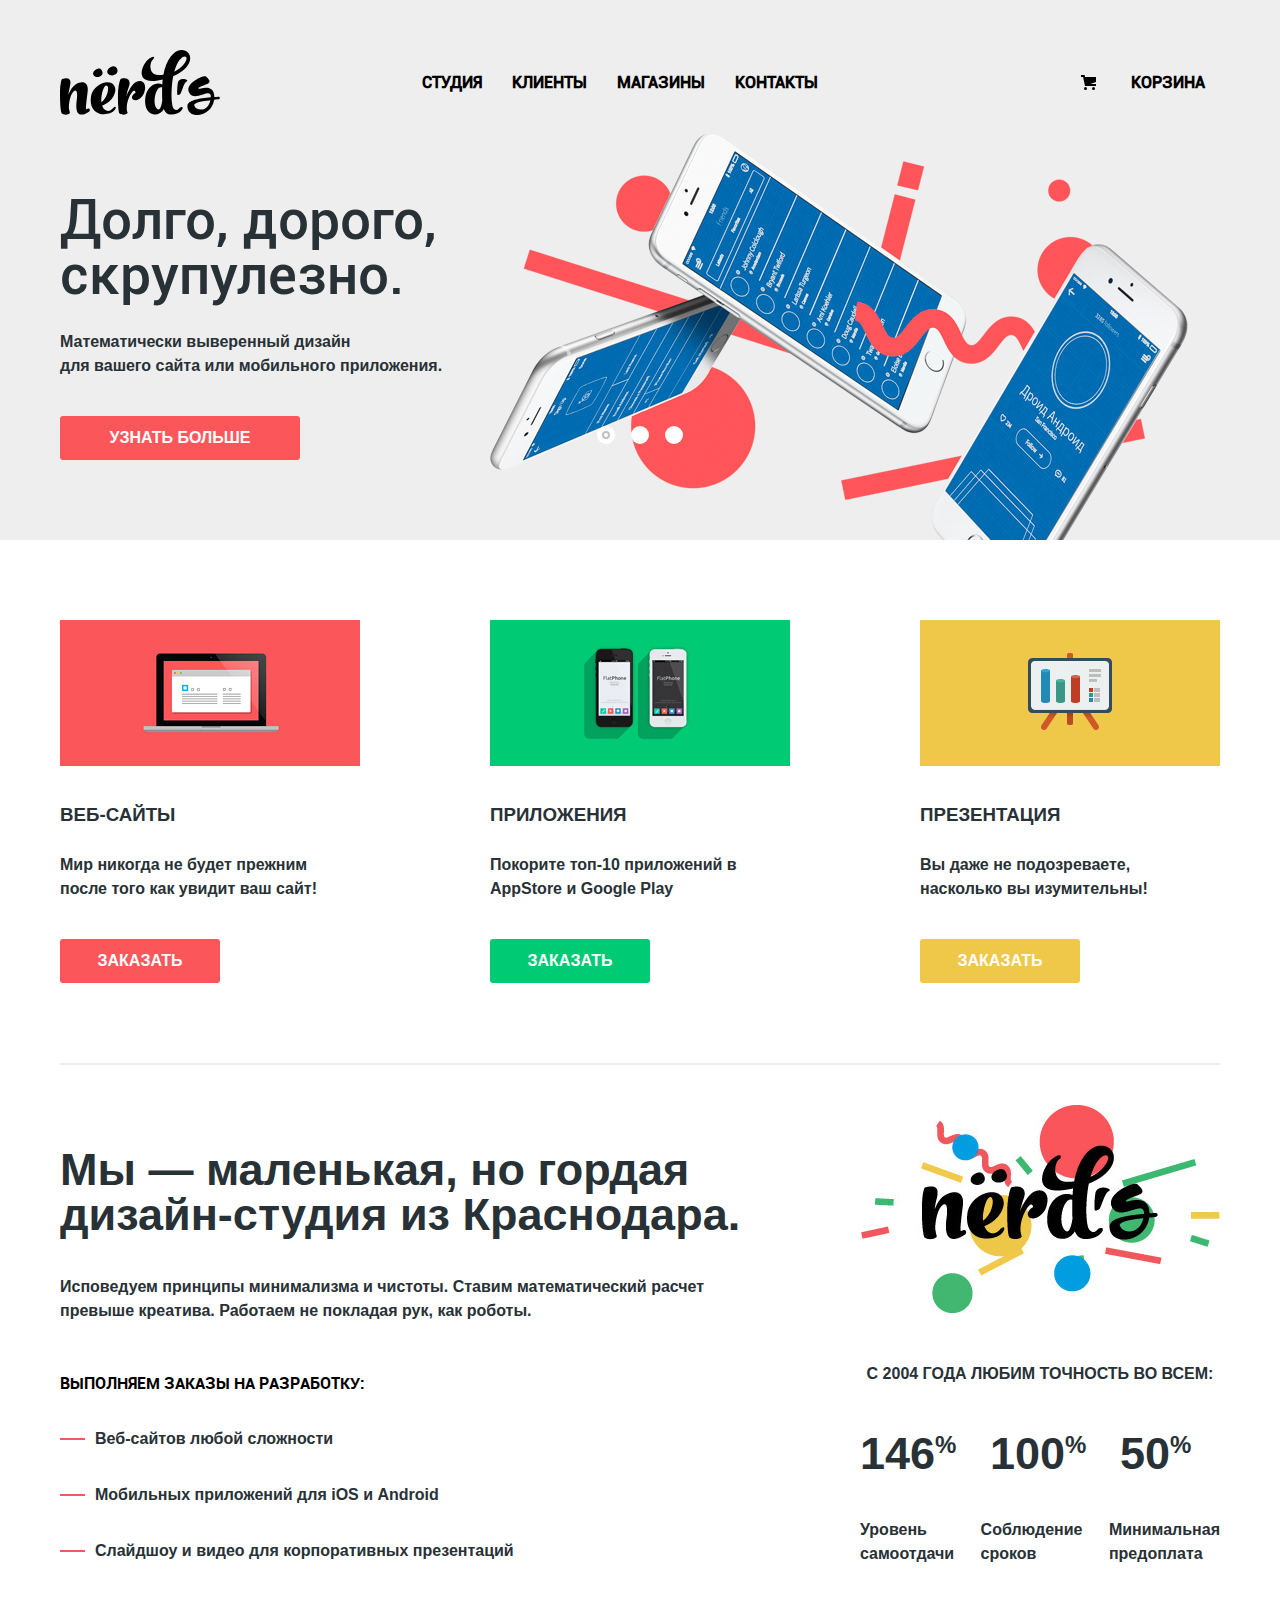
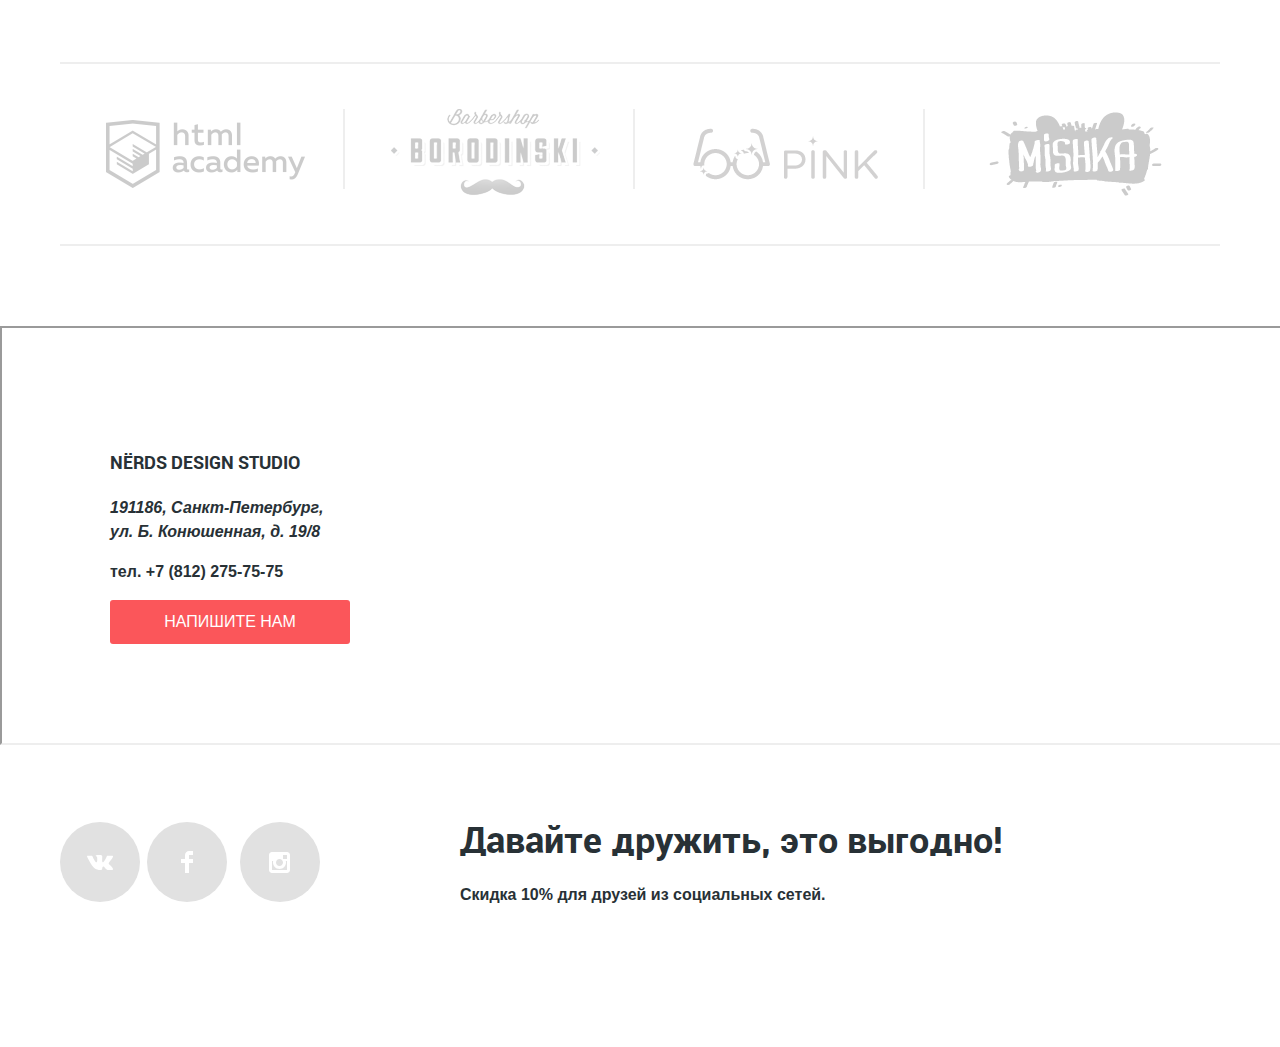
<file: index.html>
<!DOCTYPE html>
<html lang="ru">
<head>
	<meta charset="UTF-8">
	<title>Дизайн-студия Nerds</title>
	<!-- <link href="https://fonts.googleapis.com/css?family=Roboto+Condensed:300,300i,400,700&display=swap" rel="stylesheet"> -->
	<link rel="stylesheet" href="css/fonts.css">
	<link rel="stylesheet" href="css/normalize.css">
	<link rel="stylesheet" href="css/style.css">
	<script src="js/style.js" defer></script>
</head>
<body>
	<header class="main-header">
		<nav class="main-navigation">
			<!-- <div class="main-navigation-wrapper"> -->
				<div class="container">
					<a class="main-header-logo" href="index.html">
						<img src="img/nerds-logo.svg" width="160" height="65" alt="Логотип дизайн-студии «Нёрдс»">
					</a>
					<ul class="site-navigation">
						<li><a href="#">СТУДИЯ</a></li>
						<li><a href="#">КЛИЕНТЫ</a></li>
						<li><a href="catalog.html">МАГАЗИНЫ</a></li>
						<li><a href="#">КОНТАКТЫ</a></li>
					</ul>
					<ul class="cart-navigation">
						<li>
							<a class="cart-link" href="#">
								КОРЗИНА
							</a>
						</li>
					</ul>
				</div>
			</div>
		</nav>
	</header>
	<section class="slider">
		<div class="container">
			<h2 class="visually-hidden">Преимущества</h2>
			<input class="visually-hidden" type="radio" id="product-1" name="toggle" checked>
			<input class="visually-hidden" type="radio" id="product-2" name="toggle">
			<input class="visually-hidden" type="radio" id="product-3" name="toggle">
			<div class="slider-controls">
				<label class="slider-controls-item slider-controls-item--1" for="product-1">Первый</label>
				<label class="slider-controls-item slider-controls-item--2" for="product-2">Второй</label>
				<label class="slider-controls-item slider-controls-item--3" for="product-3">Третий</label>
			</div>
			<ul class="slider-list">
				<li class="slider-item">
					<h3>Долго, дорого,<br> скрупулезно.</h3>
					<p>Математически выверенный дизайн<br> для вашего сайта или мобильного приложения.</p>
					<a class="slider-item-button button" href="#">Узнать больше</a>
				</li>
				<li class="slider-item">
					<h3>Любим математику как никто другой</h3>
					<p>Никакого креатива, только математические формулы для расчета идеальных пропорций.</p>
					<a class="slider-item-button button" href="#">Узнать больше</a>
				</li>
				<li class="slider-item">
					<h3>Только ночь,<br> только хардкор</h3>
					<p>Работать днем, как все? Мы против этого.<br> Ближе к полуночи работа только начинается.</p>
					<a class="slider-item-button button" href="#">Узнать больше</a>
				</li>
			</ul>  
		</div>
	</section>

	<main class="container">
		<section class="category">
			<h1 class="visually-hidden">Дизайн-студия «Нёрдс»</h1>
			<h2 class="visually-hidden">Категории</h2>
			<ul class="category-list">
				<li class="category-item">
					<p>
						<img src="img/illustration-1.jpg" width="300" height="145"  alt="Веб-сайты">
					</p>
					<h3>ВЕБ-САЙТЫ</h3>
					<span>
						Мир никогда не будет прежним<br> после того как увидит ваш сайт!
					</span>
					<p class="catalog-item-order">
						<a href="#" class="button">Заказать</a>
					</p>
				</li>
				<li class="category-item">
					<p>
						<img src="img/illustration-2.jpg" width="300" height="145" alt="Приложения">
					</p>
					<h3>ПРИЛОЖЕНИЯ</h3>
					<span>
						Покорите топ-10 приложений в<br> AppStore и Google Play
					</span>
					<p class="catalog-item-order">
						<a href="#" class="button">Заказать</a>
					</p>
				</li>
				<li class="category-item">
					<p>
						<img src="img/illustration-3.jpg" width="300" height="145" alt="ПРЕЗЕНТАЦИЯ">
					</p>
					<h3>ПРЕЗЕНТАЦИЯ</h3>
					<span>
						Вы даже не подозреваете,<br>насколько вы изумительны!
					</span>
					<p class="catalog-item-order">
						<a href="#" class="button">Заказать</a>
					</p>
				</li>
			</ul>
		</section>	

		<div class="index-columns">
			<section class="studio-information-left">
				<h3>Мы — маленькая, но гордая дизайн-студия из Краснодара.
				</h3>
				<p class="about-us">Исповедуем принципы минимализма и чистоты. Ставим математический расчет<br>
				превыше креатива. Работаем не покладая рук, как роботы.</p>
				<p class="percentage-ratio">ВЫПОЛНЯЕМ ЗАКАЗЫ НА РАЗРАБОТКУ:</p>
				<ul class="list-ratio">
					<li>Веб-сайтов любой сложности</li>
					<li>Мобильных приложений для iOS и Android</li>
					<li>Слайдшоу и видео для корпоративных презентаций</li>
				</ul>
			</section>
			<section class="studio-information-right">
				<img src="img/nerds-illustration.jpg" alt="логотип Nerds">
				<p class="accuracy">C 2004 ГОДА ЛЮБИМ ТОЧНОСТЬ ВО ВСЕМ:</p>
				<ul class="group-indicators">
					<li class="indicator"><p>146<span>%</span></p></li>
					<li class="indicator"><p>100<span>%</span></p></li>
					<li class="indicator"><p>50<span>%</span></p></li>
					<li class="description">Уровень<br>самоотдачи</li>
					<li class="description">Соблюдение<br>сроков</li>
					<li class="description">Минимальная<br>предоплата</li>
				</ul>
			</section>
		</div>

		<section class="logos-offer">
			<ul class="logos">
				<li class="logos-img"><img src="img/logo-1.png" alt=""></li>
				<li class="logos-img"><img src="img/logo-2.png" alt=""></li>
				<li class="logos-img"><img src="img/logo-3.png" alt=""></li>
				<li class="logos-img"><img src="img/logo-4.png" alt=""></li>
			</ul>
		</section>

	</main>
	<section class="map">
		<div class="container">
			<section class="call-me">
				<p>NЁRDS DESIGN STUDIO</p>
				<address>191186, Санкт-Петербург,<br> 
				ул. Б. Конюшенная, д. 19/8</address>
				<p>тел. +7 (812) 275-75-75</p>
				<button class="button">Напишите нам</button>
			</section>
		</div>
		<iframe src="https://yandex.ru/map-widget/v1/-/CGDcQE1N" width="100%" height="415" frameborder="1" allowfullscreen="true"></iframe>
	</section>

	<footer class="main-footer">
		<div class="container">
			<div class="footer-social">
				<ul>
					<li>
						<a href="#" class="social-button"><span class="visually-hidden">Вконтакте</span>
							<svg version="1.1" id="Layer_1" xmlns="http://www.w3.org/2000/svg" xmlns:xlink="http://www.w3.org/1999/xlink" x="0px" y="0px"
							width="26px" height="15px" viewBox="0 0 26 15" enable-background="new 0 0 26 15" xml:space="preserve">
							<path fill="#fff" d="M16.138,11.51c0.956-0.309,2.18,2.04,3.483,2.939c0.978,0.681,1.727,0.534,1.727,0.534l3.473-0.05
							c0,0,1.815-0.112,0.957-1.554c-0.071-0.12-0.503-1.069-2.585-3.022c-2.177-2.043-1.882-1.712,0.739-5.244
							c1.597-2.153,2.236-3.468,2.036-4.028c-0.192-0.539-1.365-0.399-1.365-0.399L20.69,0.713c-0.381,0.001-0.704,0.119-0.851,0.515
							c-0.003,0.004-0.621,1.666-1.445,3.079c-1.741,2.989-2.436,3.148-2.724,2.961c-0.661-0.433-0.494-1.737-0.494-2.664
							c0-2.897,0.432-4.105-0.846-4.417c-0.427-0.104-0.739-0.172-1.828-0.182c-1.392-0.021-2.574,0-3.244,0.329
							c-0.445,0.223-0.786,0.712-0.579,0.74c0.26,0.035,0.843,0.16,1.155,0.586c0.401,0.552,0.389,1.789,0.389,1.789
							s0.229,3.411-0.54,3.834c-0.528,0.29-1.25-0.302-2.803-3.016C6.087,2.879,5.488,1.345,5.488,1.345S5.372,1.06,5.162,0.904
							C4.912,0.719,4.562,0.66,4.562,0.66L0.848,0.684c0,0-0.558,0.016-0.763,0.262C-0.097,1.164,0.07,1.614,0.07,1.614
							s2.909,6.881,6.203,10.347c3.02,3.182,6.452,2.971,6.452,2.971h1.555c0,0,0.469-0.054,0.709-0.312
							c0.224-0.24,0.214-0.691,0.214-0.691S15.172,11.82,16.138,11.51z"/>
						</svg>
					</a>
				</li>
				<li>
					<a href="#" class="social-button"><span class="visually-hidden">Фейсбук</span>
						<svg version="1.1" id="Layer_2" xmlns="http://www.w3.org/2000/svg" xmlns:xlink="http://www.w3.org/1999/xlink" x="0px" y="0px"
						width="12px" height="22px" viewBox="0 0 12 22" enable-background="new 0 0 12 22" xml:space="preserve">
						<path fill="#fff" d="M12,4V0H8C5.791,0,4,1.791,4,4v4H0v4h4v10h4V12h4V8H8V4H12z"/>
					</svg>
					<a>
					</li>
					<li>
						<a href="#" class="social-button"><span class="visually-hidden">Инстаграм</span>
							<svg version="1.1" id="Layer_1" xmlns="http://www.w3.org/2000/svg" xmlns:xlink="http://www.w3.org/1999/xlink" x="0px" y="0px"
							width="21px" height="21px" viewBox="0 0 21 21" enable-background="new 0 0 21 21" xml:space="preserve">
							<path fill="#fff" d="M18,0H3C1.35,0,0,1.35,0,3v15c0,1.65,1.35,3,3,3h15c1.65,0,3-1.35,3-3V3C21,1.35,19.65,0,18,0z M10.5,7
							c1.93,0,3.5,1.57,3.5,3.5S12.43,14,10.5,14S7,12.43,7,10.5S8.57,7,10.5,7z M18,18H3V9h1.181C4.067,9.482,4,9.983,4,10.5
							c0,3.59,2.91,6.5,6.5,6.5s6.5-2.91,6.5-6.5c0-0.517-0.066-1.018-0.181-1.5H18V18z M18,7h-4V3h4V7z"/>
						</svg>
					</a>
				</li>
			</ul>
		</div>
		<div class="footer-frends">
			<b>Давайте дружить, это выгодно!</b>
			<p>Скидка 10% для друзей из социальных сетей.</p>
		</div>
	</div>	
</footer>

<section class="modal modal-writeus">
	<h2>Напишите нам</h2>
	<form action="" class="writeus-form" method="post">
		<p>
			<label for="writeus-name">Ваше имя:</label>
			<input type="text" id="writeus-name" name="name" placeholde="Имя Фамилия" placeholder="Имя Фамилия">
		</p>
		<p>
			<label for="e-mail">Ваш e-mail:</label>
			<input type="text" id="e-mail" name="mail" placeholder="email@example.com">
		</p>
		<p>
			<label for="placeholder">Текст письма:</label>
			<textarea type="text" id="placeholder" name="placeholder" placeholder="В свободной форме"></textarea>
		</p>
		<button class="button" type="submit">Отправить</button>
	</form>
	<button class="modal-close" type="button">Закрыть</button>
</section>

</body>
</html>
</file>
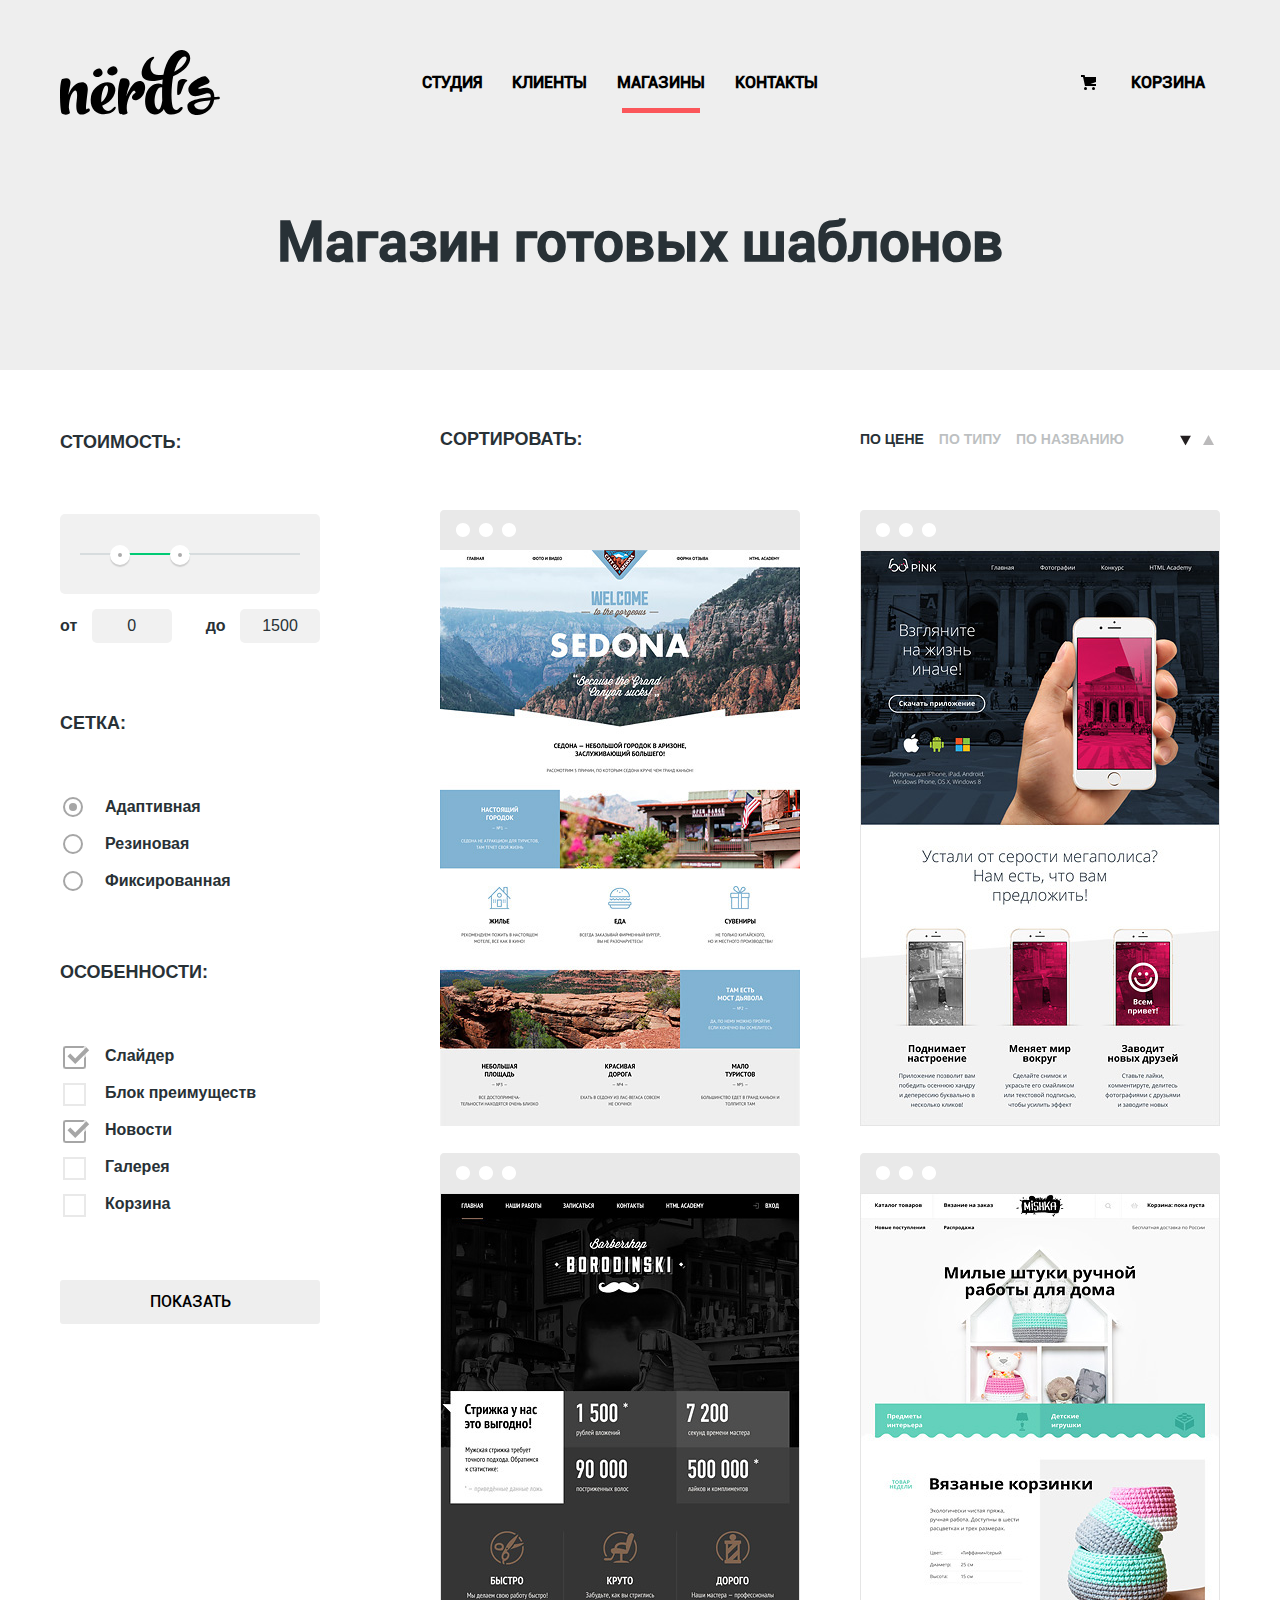
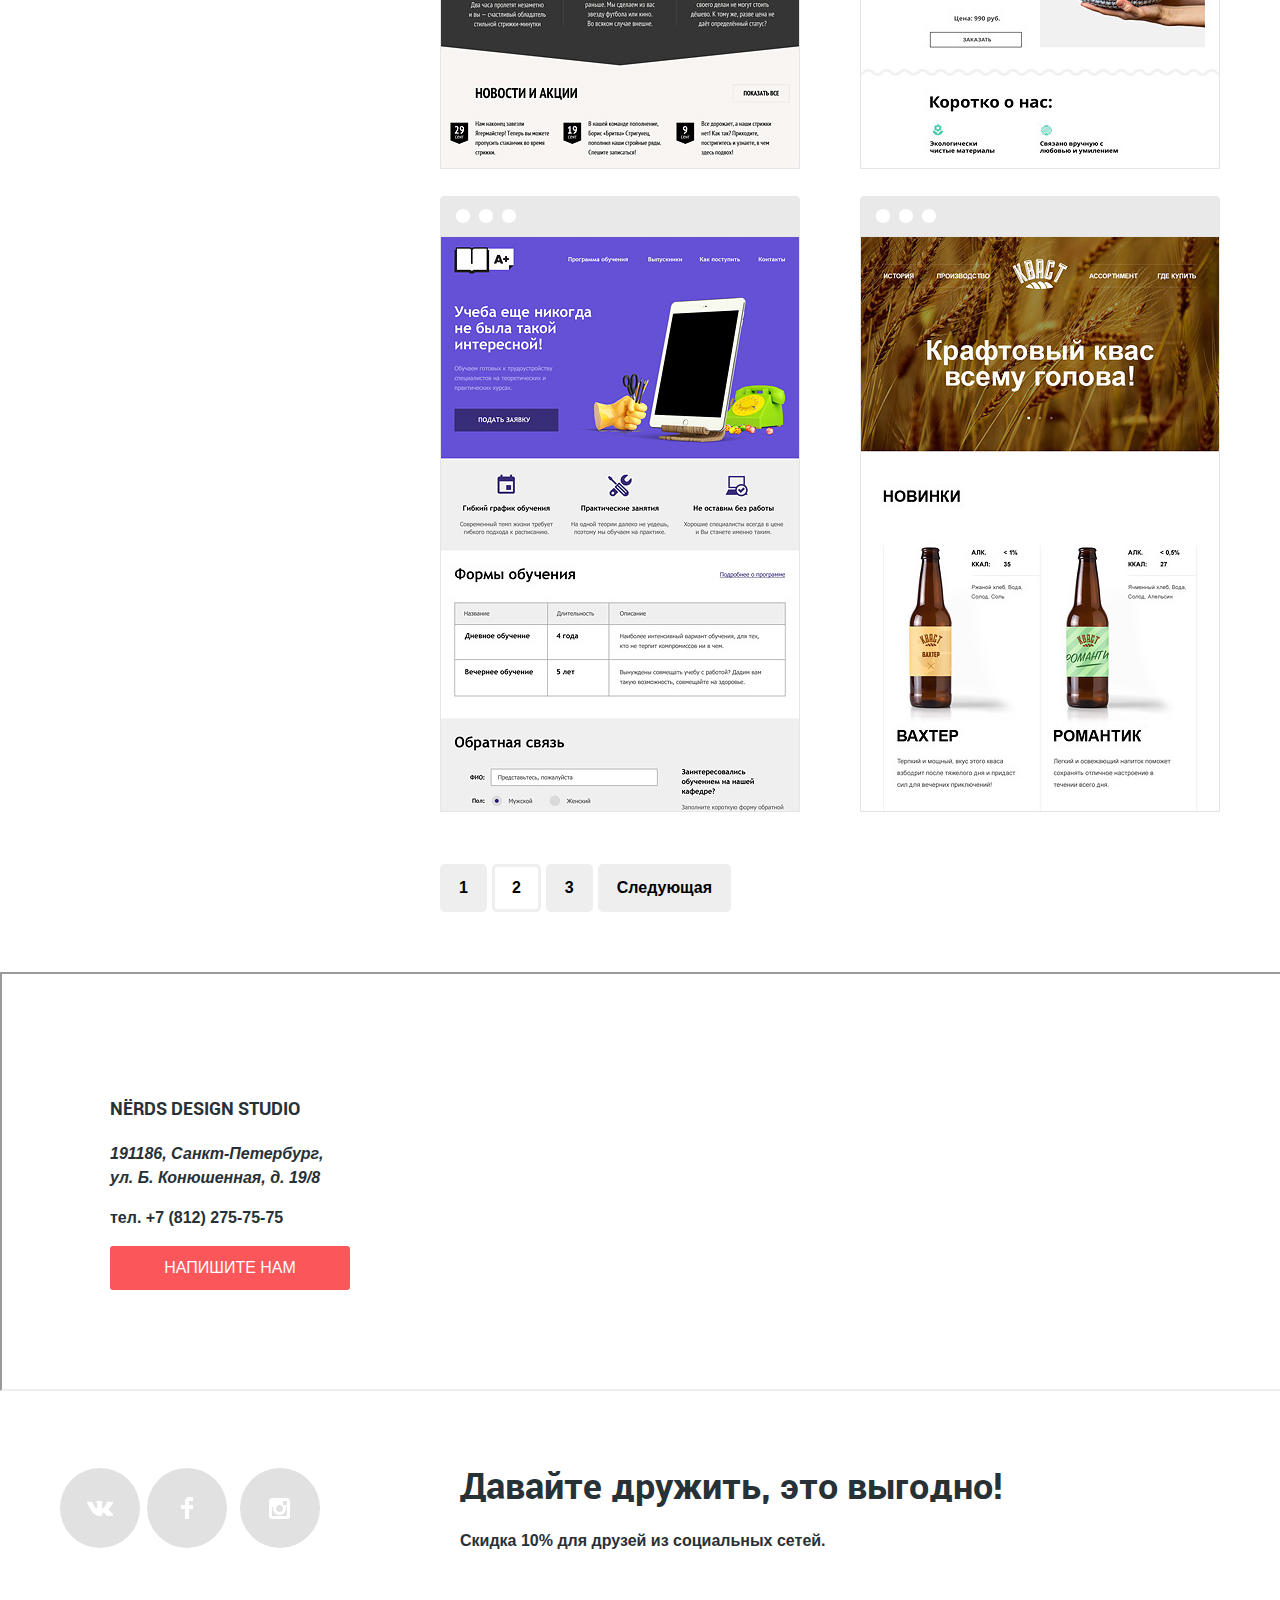
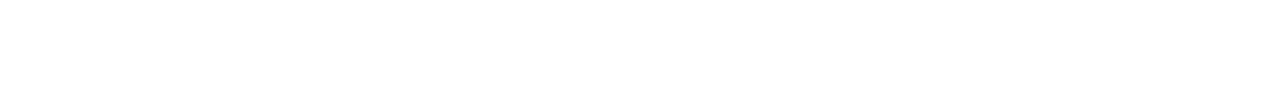
<file: catalog.html>
<!DOCTYPE html>
<html lang="ru">
<head>
	<meta charset="UTF-8">
	<title>Каталог</title>
	<!-- <link href="https://fonts.googleapis.com/css?family=Roboto+Condensed:300,300i,400,700&display=swap" rel="stylesheet"> -->
	<link rel="stylesheet" href="css/fonts.css">
	<link rel="stylesheet" href="css/normalize.css">
	<link rel="stylesheet" href="css/style.css"> 
	<script src="js/style.js" defer></script>
</head>
<body>
	<header class="main-header">
		<nav class="main-navigation">
			<div class="container">
				<a class="main-header-logo" href="index.html">
					<img src="img/nerds-logo.svg" width="160" height="65" alt="Логотип дизайн-студии «Нёрдс»">
				</a>
				<ul class="site-navigation">
					<li><a href="#">СТУДИЯ</a></li>
					<li><a href="#">КЛИЕНТЫ</a></li>
					<li class="site-navigation-current"><a href="catalog.html">МАГАЗИНЫ</a></li>
					<li><a href="#">КОНТАКТЫ</a></li>
				</ul>
				<ul class="cart-navigation">
					<li>
						<a class="cart-link" href="#">
							КОРЗИНА
						</a>
					</li>
				</ul>
			</div>
		</nav>
	</header>
	<div>
		<div class="inner-page-info">	
			<div class="container">
				<h1 class="page-title">Магазин готовых шаблонов</h1>
			</div>
		</div>
	</div>
	<main class="container">
		<div class="catalog-columns">
			<section class="filter-form">
				<h2 class="visually-hidden">Фильтр товаров</h2>
				<form action="" class="filter" method="get">
					<fieldset class="filter-item">
						<legend>Стоимость:</legend>
						<div class="range-filter">
							<div class="range-controls">
								<div class="scale">
									<div class="bar" style="margin-left: 20%; width: 30%"></div>
								</div>
								<div class="toggle toggle-min"></div>
								<div class="toggle toggle-max"></div>
							</div>
							<div class="price-controls">
								<label class="min-price">от <input type="text" value="0"></label>
								<label class="max-price">до <input type="text" value="1500"></label>
							</div>
						</div>
					</fieldset>

					<fieldset>
						<legend>Сетка:</legend>
						<ul>
							<li class="filter-option">
								<input type="radio" class="visually-hidden filter-input filter-input-radio" name="type-grid" id="filter-adaptive" checked>
								<label for="filter-adaptive">
									Адаптивная
								</label>
							</li>
							<li class="filter-option">
								<input type="radio" class="visually-hidden filter-input filter-input-radio" name="type-grid" id="filter-rubber">
								<label for="filter-rubber">
									Резиновая
								</label>
							</li>
							<li class="filter-option">
								<input type="radio" class="visually-hidden filter-input filter-input-radio" name="type-grid" id="filter-fixed">
								<label for="filter-fixed">
									Фиксированная
								</label>
							</li>
						</ul>
					</fieldset>	
					<fieldset>
						<legend>Особенности:</legend>
						<ul>
							<li class="filter-option">
								<input type="checkbox" class="visually-hidden filter-input filter-input-checkbox" id="filter-slider" checked>
								<label for="filter-slider">
									Слайдер
								</label>
							</li>
							<li class="filter-option">
								<input type="checkbox" class="visually-hidden filter-input filter-input-checkbox" id="filter-benefits-block">
								<label for="filter-benefits-block">
									Блок преимуществ
								</label>	
							</li>
							<li class="filter-option">
								<input type="checkbox" class="visually-hidden filter-input filter-input-checkbox" id="filter-news" checked>
								<label for="filter-news">
									Новости
								</label>
							</li>
							<li class="filter-option">
								<input type="checkbox" class="visually-hidden filter-input filter-input-checkbox" id="filter-gallery">
								<label for="filter-gallery">
									Галерея
								</label>
							</li>
							<li class="filter-option">
								<input type="checkbox" class="visually-hidden filter-input filter-input-checkbox" id="filter-cart">
								<label for="filter-cart">
									Корзина
								</label>
							</li>
						</ul>
					</fieldset>
					<button type="submit" class="button">Показать
					</button>
				</form>
			</section>

			<section class="catalog">
				<h2 class="visually-hidden">Шаблоны</h2>
				<div class="sort">
					<p>Coртировать:</p>
					<div class="sort-right">
						<ul>
							<li>По цене</li>
							<li>По типу</li>
							<li>По названию</li>
						</ul>
						<div class="button-sort">
							<button type="button" class="arrow-down">
								<svg version="1.1" id="Layer_1" xmlns="http://www.w3.org/2000/svg" xmlns:xlink="http://www.w3.org/1999/xlink" x="0px" y="0px"
								width="11px" height="10px" viewBox="0 0 11 10" enable-background="new 0 0 11 10" xml:space="preserve">
								<polygon fill="#231F20" points="5.5,0 0,10 11,10 "/>
							</svg>
						</button>
						<button type="button" class="arrow-up">
							<svg version="1.1" id="Layer_1" xmlns="http://www.w3.org/2000/svg" xmlns:xlink="http://www.w3.org/1999/xlink" x="0px" y="0px"
							width="11px" height="10px" viewBox="0 0 11 10" enable-background="new 0 0 11 10" xml:space="preserve">
							<polygon fill="#231F20" points="5.5,0 0,10 11,10 "/>
						</svg>
					</button>
				</div>
			</div>
		</div>
		<ul class="catalog-list">
			<li class="catalog-item">
				<div class="svg fill">
					<svg version="1.1" id="Layer_1" xmlns="http://www.w3.org/2000/svg" xmlns:xlink="http://www.w3.org/1999/xlink" x="0px" y="0px"
					width="360px" height="40px" viewBox="0 0 360 40" enable-background="new 0 0 360 40" xml:space="preserve">
					<path d="M356,0H4C1.8,0,0,1.8,0,4v16v20h360V4C360,1.8,358.2,0,356,0z M22.991,27c-3.866,0-7-3.134-7-7s3.134-7,7-7
					s7,3.134,7,7S26.857,27,22.991,27z M46.002,27c-3.866,0-7-3.134-7-7s3.134-7,7-7s7,3.134,7,7S49.868,27,46.002,27z M69.013,27
					c-3.866,0-7-3.134-7-7s3.134-7,7-7s7,3.134,7,7S72.879,27,69.013,27z"/>
				</svg>
				<div class="info">
					<ul>
						<li>Sedona</li>
						<li>Информационный сайт<br>для туристов</li>
						<button type="button" class="button">9990 РУБ.</button>
					</ul>
				</div>
				<p>
					<a href="#" class="catalog-item-image">
						<img src="img/img-sedona.jpg" width="360" height="576" alt="Sedona">
					</a>
				</p>
			</li>
			<li class="catalog-item">
				<div class="svg fill">
					<svg version="1.1" id="Layer_1" xmlns="http://www.w3.org/2000/svg" xmlns:xlink="http://www.w3.org/1999/xlink" x="0px" y="0px"
					width="360px" height="40px" viewBox="0 0 360 40" enable-background="new 0 0 360 40" xml:space="preserve">
					<path d="M356,0H4C1.8,0,0,1.8,0,4v16v20h360V4C360,1.8,358.2,0,356,0z M22.991,27c-3.866,0-7-3.134-7-7s3.134-7,7-7
					s7,3.134,7,7S26.857,27,22.991,27z M46.002,27c-3.866,0-7-3.134-7-7s3.134-7,7-7s7,3.134,7,7S49.868,27,46.002,27z M69.013,27
					c-3.866,0-7-3.134-7-7s3.134-7,7-7s7,3.134,7,7S72.879,27,69.013,27z"/>
				</svg>
				<div class="info">
					<ul>
						<li>Pink</li>
						<li>Информационный сайт</li>
						<button type="button" class="button">9990 РУБ.</button>
					</ul>
				</div>
			</div>
			<p>
				<a href="#" class="catalog-item-image">
					<img src="img/img-pink.jpg" width="360" height="576" alt="Pink">
				</a>
			</p>
		</li>
		<li class="catalog-item">
			<div class="svg fill">
				<svg version="1.1" id="Layer_1" xmlns="http://www.w3.org/2000/svg" xmlns:xlink="http://www.w3.org/1999/xlink" x="0px" y="0px"
				width="360px" height="40px" viewBox="0 0 360 40" enable-background="new 0 0 360 40" xml:space="preserve">
				<path d="M356,0H4C1.8,0,0,1.8,0,4v16v20h360V4C360,1.8,358.2,0,356,0z M22.991,27c-3.866,0-7-3.134-7-7s3.134-7,7-7
				s7,3.134,7,7S26.857,27,22.991,27z M46.002,27c-3.866,0-7-3.134-7-7s3.134-7,7-7s7,3.134,7,7S49.868,27,46.002,27z M69.013,27
				c-3.866,0-7-3.134-7-7s3.134-7,7-7s7,3.134,7,7S72.879,27,69.013,27z"/>
			</svg>
			<div class="info">
				<ul>
					<li>Barbershop</li>
					<li>Информационный сайт</li>
					<button type="button" class="button">9990 РУБ.</button>
				</ul>
			</div>
		</div>
		<p>
			<a href="#" class="catalog-item-image">
				<img src="img/img-barbershop.jpg" width="360" height="576" alt="Barbershop">
			</a>
		</p>
	</li>
	<li class="catalog-item">
		<div class="svg fill">
			<svg version="1.1" id="Layer_1" xmlns="http://www.w3.org/2000/svg" xmlns:xlink="http://www.w3.org/1999/xlink" x="0px" y="0px"
			width="360px" height="40px" viewBox="0 0 360 40" enable-background="new 0 0 360 40" xml:space="preserve">
			<path d="M356,0H4C1.8,0,0,1.8,0,4v16v20h360V4C360,1.8,358.2,0,356,0z M22.991,27c-3.866,0-7-3.134-7-7s3.134-7,7-7
			s7,3.134,7,7S26.857,27,22.991,27z M46.002,27c-3.866,0-7-3.134-7-7s3.134-7,7-7s7,3.134,7,7S49.868,27,46.002,27z M69.013,27
			c-3.866,0-7-3.134-7-7s3.134-7,7-7s7,3.134,7,7S72.879,27,69.013,27z"/>
		</svg>
		<div class="info">
			<ul>
				<li>Miska</li>
				<li>Информационный сайт</li>
				<button type="button" class="button">9990 РУБ.</button>
			</ul>
		</div>
	</div>
	<p>
		<a href="#" class="catalog-item-image">
			<img src="img/img-mishka.jpg" width="360" height="576" alt="Mishka">
		</a>
	</p>
</li>
<li class="catalog-item">
	<div class="svg fill">
		<svg version="1.1" id="Layer_1" xmlns="http://www.w3.org/2000/svg" xmlns:xlink="http://www.w3.org/1999/xlink" x="0px" y="0px"
		width="360px" height="40px" viewBox="0 0 360 40" enable-background="new 0 0 360 40" xml:space="preserve">
		<path d="M356,0H4C1.8,0,0,1.8,0,4v16v20h360V4C360,1.8,358.2,0,356,0z M22.991,27c-3.866,0-7-3.134-7-7s3.134-7,7-7
		s7,3.134,7,7S26.857,27,22.991,27z M46.002,27c-3.866,0-7-3.134-7-7s3.134-7,7-7s7,3.134,7,7S49.868,27,46.002,27z M69.013,27
		c-3.866,0-7-3.134-7-7s3.134-7,7-7s7,3.134,7,7S72.879,27,69.013,27z"/>
	</svg>
	<div class="info">
		<ul>
			<li>Aplus</li>
			<li>Информационный сайт</li>
			<button type="button" class="button">9990 РУБ.</button>
		</ul>
	</div>
</div>
<p>
	<a href="#" class="catalog-item-image">
		<img src="img/img-aplus.jpg" width="360" height="576" alt="Aplus">
	</a>
</p>
</li>
<li class="catalog-item">
	<div class="svg fill">
		<svg version="1.1" id="Layer_1" xmlns="http://www.w3.org/2000/svg" xmlns:xlink="http://www.w3.org/1999/xlink" x="0px" y="0px"
		width="360px" height="40px" viewBox="0 0 360 40" enable-background="new 0 0 360 40" xml:space="preserve">
		<path d="M356,0H4C1.8,0,0,1.8,0,4v16v20h360V4C360,1.8,358.2,0,356,0z M22.991,27c-3.866,0-7-3.134-7-7s3.134-7,7-7
		s7,3.134,7,7S26.857,27,22.991,27z M46.002,27c-3.866,0-7-3.134-7-7s3.134-7,7-7s7,3.134,7,7S49.868,27,46.002,27z M69.013,27
		c-3.866,0-7-3.134-7-7s3.134-7,7-7s7,3.134,7,7S72.879,27,69.013,27z"/>
	</svg>
	<div class="info fill">
		<ul>
			<li>Квас</li>
			<li>Информационный сайт</li>
			<button type="button" class="button">9990 РУБ.</button>
		</ul>
	</div>
</div>
<p>
	<a href="#" class="catalog-item-image" >
		<img src="img/img-kvast.jpg" width="360" height="576" alt="Квас">
	</a>
</p>
</li>
</ul>
<ul class="pagination-list">
	<li class="pagination-item"><a href="#">1</a></li>
	<li class="pagination-item pagination-item-current"><a href="">2</a></li>
	<li class="pagination-item"><a href="#">3</a></li>
	<li class="pagination-item"><a href="#">Следующая</a></li>
</ul>
</section>
</div>
</main>
<!-- <section class="map">
	<iframe src="https://yandex.ru/map-widget/v1/-/CGDcQE1N" width="100%" height="415" frameborder="1" allowfullscreen="true"></iframe>
</section> -->
<section class="map">
	<div class="container">
		<section class="call-me">
			<p>NЁRDS DESIGN STUDIO</p>
			<address>191186, Санкт-Петербург,<br> 
			ул. Б. Конюшенная, д. 19/8</address>
			<p>тел. +7 (812) 275-75-75</p>
			<button class="button">Напишите нам</button>
		</section>
	</div>
	<iframe src="https://yandex.ru/map-widget/v1/-/CGDcQE1N" width="100%" height="415" frameborder="1" allowfullscreen="true"></iframe>
</section>
<footer class="main-footer">
	<div class="container">
		<div class="footer-social">
			<ul>
				<li>
					<a href="#" class="social-button"><span class="visually-hidden">Вконтакте</span>
						<svg version="1.1" id="Layer_1" xmlns="http://www.w3.org/2000/svg" xmlns:xlink="http://www.w3.org/1999/xlink" x="0px" y="0px"
						width="26px" height="15px" viewBox="0 0 26 15" enable-background="new 0 0 26 15" xml:space="preserve">
						<path fill="#fff" d="M16.138,11.51c0.956-0.309,2.18,2.04,3.483,2.939c0.978,0.681,1.727,0.534,1.727,0.534l3.473-0.05
						c0,0,1.815-0.112,0.957-1.554c-0.071-0.12-0.503-1.069-2.585-3.022c-2.177-2.043-1.882-1.712,0.739-5.244
						c1.597-2.153,2.236-3.468,2.036-4.028c-0.192-0.539-1.365-0.399-1.365-0.399L20.69,0.713c-0.381,0.001-0.704,0.119-0.851,0.515
						c-0.003,0.004-0.621,1.666-1.445,3.079c-1.741,2.989-2.436,3.148-2.724,2.961c-0.661-0.433-0.494-1.737-0.494-2.664
						c0-2.897,0.432-4.105-0.846-4.417c-0.427-0.104-0.739-0.172-1.828-0.182c-1.392-0.021-2.574,0-3.244,0.329
						c-0.445,0.223-0.786,0.712-0.579,0.74c0.26,0.035,0.843,0.16,1.155,0.586c0.401,0.552,0.389,1.789,0.389,1.789
						s0.229,3.411-0.54,3.834c-0.528,0.29-1.25-0.302-2.803-3.016C6.087,2.879,5.488,1.345,5.488,1.345S5.372,1.06,5.162,0.904
						C4.912,0.719,4.562,0.66,4.562,0.66L0.848,0.684c0,0-0.558,0.016-0.763,0.262C-0.097,1.164,0.07,1.614,0.07,1.614
						s2.909,6.881,6.203,10.347c3.02,3.182,6.452,2.971,6.452,2.971h1.555c0,0,0.469-0.054,0.709-0.312
						c0.224-0.24,0.214-0.691,0.214-0.691S15.172,11.82,16.138,11.51z"/>
					</svg>
				</a>
			</li>
			<li>
				<a href="#" class="social-button"><span class="visually-hidden">Фейсбук</span>
					<svg version="1.1" id="Layer_2" xmlns="http://www.w3.org/2000/svg" xmlns:xlink="http://www.w3.org/1999/xlink" x="0px" y="0px"
					width="12px" height="22px" viewBox="0 0 12 22" enable-background="new 0 0 12 22" xml:space="preserve">
					<path fill="#fff" d="M12,4V0H8C5.791,0,4,1.791,4,4v4H0v4h4v10h4V12h4V8H8V4H12z"/>
				</svg>
				<a>
				</li>
				<li>
					<a href="#" class="social-button"><span class="visually-hidden">Инстаграм</span>
						<svg version="1.1" id="Layer_1" xmlns="http://www.w3.org/2000/svg" xmlns:xlink="http://www.w3.org/1999/xlink" x="0px" y="0px"
						width="21px" height="21px" viewBox="0 0 21 21" enable-background="new 0 0 21 21" xml:space="preserve">
						<path fill="#fff" d="M18,0H3C1.35,0,0,1.35,0,3v15c0,1.65,1.35,3,3,3h15c1.65,0,3-1.35,3-3V3C21,1.35,19.65,0,18,0z M10.5,7
						c1.93,0,3.5,1.57,3.5,3.5S12.43,14,10.5,14S7,12.43,7,10.5S8.57,7,10.5,7z M18,18H3V9h1.181C4.067,9.482,4,9.983,4,10.5
						c0,3.59,2.91,6.5,6.5,6.5s6.5-2.91,6.5-6.5c0-0.517-0.066-1.018-0.181-1.5H18V18z M18,7h-4V3h4V7z"/>
					</svg>
				</a>
			</li>
		</ul>
	</div>
	<div class="footer-frends">
		<b>Давайте дружить, это выгодно!</b>
		<p>Скидка 10% для друзей из социальных сетей.</p>
	</div>
</div>
</div>	
</footer>
<section class="modal modal-writeus">
	<h2>Напишите нам</h2>
	<form action="" class="writeus-form" method="post">
		<p>
			<label for="writeus-name">Ваше имя:</label>
			<input type="text" id="writeus-name" name="name" placeholde="Имя Фамилия" placeholder="Имя Фамилия">
		</p>
		<p>
			<label for="e-mail">Ваш e-mail:</label>
			<input type="text" id="e-mail" name="mail" placeholder="email@example.com">
		</p>
		<p>
			<label for="placeholder">Текст письма:</label>
			<textarea type="text" id="placeholder" name="placeholder" placeholder="В свободной форме"></textarea>
		</p>
		<button class="button" type="submit">Отправить</button>
	</form>
	<button class="modal-close" type="button">Закрыть</button>
</section>
</body>
</html>
</file>
<file: css/fonts.css>
@font-face {
	font-family : "RobotoRegular";
	src: url ("../fonts/Roboto/Roboto-Regular.ttf");
}

@font-face {
	font-family: "RobotoBold";
	src:url("../fonts/Roboto/Roboto-Bold.ttf");
}

@font-face {
	font-family: "RobotoMedium";
	src:url("../fonts/Roboto/Roboto-Medium.ttf");
}
</file>
<file: css/style.css>
body {
	font-family: "RobotoRegular", Arial, sans-serif;
	font-size: 16px;
	line-height: 24px;
	font-weight: 700;

	color: #283136;
	background-color: #fff;
}

a {
	text-decoration: none;
}

img {
	max-width: 100%;
	height: auto;
}

.visually-hidden {
	position: absolute;
	width: 1px;
	height: 1px;
	clip: rect(0, 0, 0, 0);
}
/*.visually-hidden:not(:focus):not(:active){
	position: absolute;
	width: 1px;
	height: 1px;
	margin: -1px;
	border: 0;
	padding: 0;
	
	clip-path: inset(100%);
	clip: rect(0 0 0 0);
	overflow: hidden;
	}*/

	.button {
		display: block;
		width: 240px;
		padding: 13px 0;

		font-size: 16px;
		line-height: 18px;
		color: #ffffff;
		text-transform: uppercase;
		text-align: center;
		text-decoration: none;

		background-color: #fb565a;
		border-radius: 3px;
		border: none;
	}

	.button:hover,
	.button:focus {
		background-color: #e74246;
	}

	.button:active {
		color: rgba(255, 255, 255, 0.3);

		background-color: #d7373b;
		box-shadow: 0 3px rgba(0, 0, 0, 0.1) unset;
	}

	.main-header {
		min-width: 100%;
		margin: 0 auto;

		background: #eeeeee;
	}

	.main-navigation .container {
		display: flex;
		align-items: center;
		flex-direction: row;
		padding-top: 50px;

		font-family: "RobotoMedium", Arial, sans-serif;
		font-size: 16px;
		line-height: 30px;
	}

	.container {
		width: 1200px;
		margin: 0 auto;
		padding: 0 20px;
		box-sizing: border-box;
	}

	.site-navigation,
	.cart-navigation {
		margin: 0;
		padding: 0;
		list-style: none;
	}

	.site-navigation {
		display: flex;
		/*flex-wrap: wrap;*/
		justify-content: center;

		width: 800px;
	}

	.cart-navigation {
		display: flex;
		margin-left: auto;
		max-width: 160px;
	}

	.cart-navigation .cart-link {
		position: relative;
		display: block;
		padding-left: 50px;
	}

	.cart-link::before {
		content: "";

		position: absolute;
		bottom: 23px;
		left: 0;

		background-image: url("../img/cart-icon.svg");
		background-repeat: no-repeat;
		background-position: 0 0;

		width: 15px;
		height: 15px;
	}

	.site-navigation a,
	.cart-navigation a {
		display: block;
		padding: 15px;
		color: #000;
	}

	.main-header-logo {
		width: 160px;
		height: 65px;
		/*padding: 23px 20px; перепроверить данные*/
	}

	.main-header-logo:hover {
		opacity: .8;
	}

	.main-header-logo:active {
		opacity: .3;
	}

	.site-navigation a:hover,
	.cart-navigation a:hover,
	.site-navigation a:focus,
	.cart-navigation a:focus {
		color: #fb565a;
	}

	.site-navigation-current {
		position: relative;
	}

	.site-navigation-current a:not([href]) {
		background-color: #000000; /*выставить нужный цвет по макету*/
	}

	.site-navigation-current::after {
		content: "";

		position: absolute;
		right: 20px;
		bottom: 0;
		left: 20px;

		height: 5px;

		background-color: #fb565a;
	}

	.inner-page-info {
		width: 100%;
		margin: 0 auto;
		background: #eeeeee;
	}

	.inner-page-info .page-title {
		font-family: "RobotoMedium", Arial, sans-serif;
		text-align: center;
		font-size: 55px;
		line-height: 55px;

		margin: 0;
		padding: 100px 0;
		
	}

	.slider {
		position: relative;

		background-color: #eeeeee;
		
		margin: 0;	
		margin-bottom: 	80px;
	}

	.slider-controls {
		position: absolute;
		left: 50%;
		bottom: 104px;
		z-index: 5;

		width: 160px;
		height: 18px;

		text-align: center;
		font-size: 0;
		transform: translateX(-50%);
	}

	.slider-controls label {
		position: relative;

		display: inline-block;
		width: 18px;
		height: 18px;
		padding: 8px;

		border-radius: 50%;
		cursor: pointer;
	}

	.slider-controls label::after {
		content: "";

		position: absolute;
		top: 8px;
		left: 8px;
		z-index: 1;

		width: 18px;
		height: 18px;

		background: #ffffff;

		border-radius: 50%;
	}

	.slider-list {
		margin: 0;
		padding: 0;

		list-style: none;
	}

	.slider-item {
		display: none;
		padding: 78px 0 80px 0;
	}

	.slider-item:nth-child(1) {
		background-image: url("../img/slide1.png");
		background-repeat: no-repeat;
		background-position: 93% 18px;
	}

	.slider-item:nth-child(2) {
		background-image: url("../img/slide2.png");
		background-repeat: no-repeat;
		background-position: 100% 0;
	}

	.slider-item:nth-child(3) {
		background-image: url("../img/slide3.png");
		background-repeat: no-repeat;
		background-position: 100% 20px;
	}

	#product-1:checked ~ .slider-list .slider-item:nth-child(1) {
		display: block;
	}

	#product-2:checked ~ .slider-list .slider-item:nth-child(2) {
		display: block;
	}

	#product-3:checked ~ .slider-list .slider-item:nth-child(3) {
		display: block;
	}

	#product-1:checked ~ .slider-controls .slider-controls-item--1::before,
	#product-2:checked ~ .slider-controls .slider-controls-item--2::before,
	#product-3:checked ~ .slider-controls .slider-controls-item--3::before {
		content: "";
		position: absolute;
		left: 50%;
		top: 50%;
		z-index: 2;
		width: 4px;
		height: 4px;
		margin: -4px;
		background-color: inherit;
		border: 2px solid #c1c1c1;
		border-radius: 50%;
	}

	.slider-item h3 {
		max-width: 600px;
		margin: 0;
		margin-bottom: 27px;

		font-family: "RobotoMedium", Arial, sans-serif;
		font-size: 55px;
		line-height: 55px;
		font-weight: 500;
	}

	.slider-item p {
		max-width: 430px;
		margin: 0;
		margin-bottom: 38px;
	}

	.filter {
		width: 250px; /*замерить*/

		margin-top: 60px;
	}

	.filter fieldset {
		padding: 0;
		margin: 0;
		margin-bottom: 48px;

		border: none;
	}

	.filter fieldset:first-child {
		margin-bottom: 65px;
	}

	.filter legend {
		font-size: 18px;
		line-height: 30px;
		
		margin-bottom: 60px;

		text-transform: uppercase;

	}

	.filter ul {
		padding: 0;
		margin: 0;

		list-style: none;
		line-height: 18px;
	}

	.filter-option {
		margin-bottom: 19px;
		padding-left: 45px;
	}

	.filter-option label {
		position: relative;

		display: block;

		cursor: pointer;
		user-select: none;
	}

	.filter-input:hover + label,
	.filter-input:focus + label {
		color: #663d15;
	}

	.filter-input-checkbox + label::before {
		content: "";
		position: absolute;
		left: -42px;
		top: -1px;

		width: 19px;
		height: 19px;

		border: 2px solid #e9e9e9;
	}

	.filter-input-checkbox:checked + label::after {
		content: "";
		position: absolute;
		top: -1px;
		left: -42px;
		width: 70px;
		height: 95px;
		background-image: url(../img/checkbox-on.svg);
		background-repeat: no-repeat;
		background-position: 0 0;
	}

	.filter-input-radio + label::before {
		content: "";


		position: absolute;
		left: -42px;
		top: -1px;

		width: 16px;
		height: 16px;

		border: 2px solid #a6a6a6;
		border-radius: 50%;
	}

	.filter-input-radio:checked + label::after {
		content: "";

		position: absolute;
		left: -36px;
		top: 5px;


		width: 8px;
		height: 8px;

		background-color: #a6a6a6;
		border-radius: 50%;
	}

	.filter-input:disabled + label {
		color: #000000;

		opacity: 0.5;
	}

	.filter .button {
		font-family: "RobotoMedium", Arial, sans-serif;
		color: black;

		background: #eeeeee;

		width: 260px;

		cursor: pointer;
	}

	.filter-item {
		margin: 0;
		padding: 0;

		border: nome;
	}

	.range-filter {
		width: 260px;
	}

	.filter-item legend {
		font-size: 18px;
		line-height: 24px;
		text-transform: uppercase;
		font-weight: 700;
	}

	.range-controls {
		position: relative;

		height: 41px;
		margin-bottom: 15px;
		padding-top: 39px;
		padding-right: 20px;
		padding-left: 20px;

		background-color: #f1f1f1;

		border-radius: 5px;
	}

	.range-controls .scale {
		height: 2px;

		background: #d7dcde
	}

	.range-controls .bar {
		width: 70%;
		height: 2px;

		background: #00ca74;
	}

	.range-controls .toggle {
		position: absolute;
		top: 31px;
		left: 0;

		width: 4px;
		height: 4px;
		padding: 0;

		border: 8px solid #ffffff;
		background-color: #ababab;
		box-shadow: 0 2px 1px 0 #cfcfcf;
		border-radius: 50%;
		cursor: pointer;
	}

	.range-controls .toggle-min {
		left: 50px;
	}

	.range-controls .toggle-max {
		left: 110px;
	}

	.price-controls {
		font-size: 0;
	}

	.price-controls label {
		display: inline-block;
		width: 50%;

		font-size: 16px;
		text-decoration: uppercase;
	}

	.price-controls input {
		width: 60px;
		padding: 8px 10px;
		margin-left: 10px;

		font-family:	Roboto, Arial, sans-serif; 
		font-size: 16px;
		text-align: center;
		color: #283136;

		border: none;
		border-radius: 5px;
		background: #f1f1f1;
	}

	.max-price {
		text-align: right;
	}

	.category {
		border-bottom: 2px solid #eeeeee;
	}

	.category ul {
		display: flex;
		justify-content: space-between;

		padding: 0;
		margin: 0;
	}

	.category-item {
		list-style: none;
	}

	.category-item p {
		margin: 0;	
		margin-bottom: 30px;
	}

	.catalog-item-order .button {
		width: 160px;
		margin-bottom: 80px;
	}

	.category-item:nth-child(2) a{
		background: #00ca74;
	}

	.category-item:nth-child(3) a{
		background: #efc849;
	}

	.category-item h3 {
		margin: 0;
		margin-bottom: 26px;
	}

	.catalog-item-order {
		padding-top: 38px;
	}

	.index-columns {
		display: flex;
		justify-content: space-between;

		border-bottom: 2px solid #eeeeee;
	}

	.studio-information-left {
		width: 700px;
		margin-top: 82px;
	}

	.studio-information-left h3 {
		font-size: 45px;
		line-height: 45px;
		margin: 0;
	}

	.about-us  {
		margin-top: 38px;
		margin-bottom: 48px;
	}

	.percentage-ratio {
		font-family: "RobotoBold", Arial, sans-serif;

		margin: 0;
		margin-bottom: 32px;

		color: #000000;
	}

	.list-ratio {
		padding: 0;
		margin: 0;
		list-style: none;
	}

	.list-ratio li {
		position: relative;

		padding-left: 35px;
		margin-bottom: 32px; 
	}

	.list-ratio li::before {
		content: "";

		position: absolute;

		left: 0;
		top: 11px;

		width: 25px;
		height: 2px;

		background: #fb565a;
	}

	.studio-information-right {
		width: 360px;
		margin-top: 40px;
		padding-bottom: 80px;
	}

	.studio-information-right img {
		margin-bottom: 42px;
	}

	.studio-information-right .accuracy {
		text-align: center;

		margin: 0;
		margin-bottom: 54px;
	}

	.group-indicators {
		display: flex;
		flex-flow: row wrap;
		justify-content: space-between;

		padding: 0;

		list-style: none;
	}

	.indicator {
		font-size: 45px;
		line-height: 10px;

		width: 100px;
	}

	.indicator p {
		margin: 0;
		margin-bottom: 32px;
	}

	.indicator span {
		vertical-align: super;
		font-size: 24px;
	}

	.description	{
		margin-top: 27px;
	}

	.logos-offer {
		min-height: 180px;
		border-bottom: 2px solid #eeeeee;
		margin-bottom: 80px;
	}

	.logos {
		display: flex;
		justify-content: space-around;

		padding: 0;
		margin: 0;	

		list-style: none;

	}

	.logos-img {
		display: flex;
		align-items: center;
		justify-content: space-around;
		position: relative;

		width: 280px;
		min-height: 180px;
	}

	.logos-img img {
		opacity: 0.2;
	}

	.logos-img img:hover {
		opacity: 1;

		cursor: pointer;
	}

	.logos-img img:active {
		opacity: .1;
	}

	.logos-img::after {
		content: "";
		position: absolute;

		right: 0;
		top: 45px;

		width: 2px;
		height: 80px;

		background: #eeeeee;
	}

	.logos-img:last-child:after {
		content: "";
		width: 0;
	}


	.catalog-columns {
		display: flex;
		justify-content: space-between;
	}

	.sort {
		display: flex;
		justify-content: space-between;
		
		margin-top: 60px;
		margin-bottom: 60px;

		text-transform: uppercase;
	}

	.sort > p {
		margin: 0;

		font-size: 18px;
		line-height: 18px;

		text-transform: uppercase;
	}

	.sort-right {
		display: flex;
		/*justify-content: space-between;*/

		width: 360px;
	}

	.sort-right ul {
		display: flex;
		justify-content: space-between;

		padding: 0;
		margin: 0;

		width: 275px;

		list-style: none;
	}

	.sort-right li {
		font-size: 14px;
		line-height: 18px;
		text-align: center;

		opacity: .3; 
	}

	.sort-right li:first-child {
		opacity: 1;
	}

	.sort button {
		border: none;

		background: transparent;	
	}

	.button-sort {
		display: flex;
	}

	.arrow-down {
		transform: rotate(180deg);
		margin-left: 50px;
		/*		margin-right: 18px;*/
	}

	.arrow-up {
		opacity: .3;
	}

	.catalog {
		width: 780px;
	}

	.catalog-list {
		display: flex;
		flex-wrap: wrap;
		justify-content: space-between;
		
		padding: 0;
		margin: 0;
		margin-bottom: 25px; /*перепроверить отступ на макете*/

		list-style: none;
	}

	.catalog-item {
		position: relative;
	}

	.catalog-item {
		width: 360px;
		
		position: relative;

		margin-bottom: 20px; /*перепроверить отступ на макете*/
	}

	.catalog-item p {
		margin: 0;
	}

	.svg svg {
		display: block;
	}

	.info {
		opacity: 0;
		transition: opacity .5s;
	}

	.info ul {
		display: flex;
		flex-direction: column;
		justify-content: space-between;
		align-items: center;

		width: 360px;
		min-height: 231px;
		position: absolute;

		padding: 0;
		padding-top: 29px;
		margin: 0;
		bottom: 0;

		background: #eeeeee;

		list-style: none;
	}

	.info li {
		text-align: center;
	}

	.info button {
		margin-bottom: 45px;
	}

	.fill {
		fill: #e9e9e9;
		transition: fill .5s;
	}

	.catalog-item:hover .fill,
	.catalog-item:hover .info {
		fill: #4d4d4d;
		opacity: 1;
	}

	.pagination-list {
		display: flex;
		flex-wrap: wrap;

		padding: 0;
		margin: 0;

		list-style: none;
	}

	.pagination-item {
		margin-right: 5px;
		margin-bottom: 60px;
	}

	.pagination-item:last-child {
		margin-right: 0;
	}

	.pagination-item a {
		display: block;
		padding: 12px 19px;

		color: #000000;

		background-color: #eeeeee;
		border-radius: 5px;
	}

	.pagination-item a:hover,
	.pagination-item a:focus {
		background-color: #dfdfdf;
	}

	.pagination-item-current a {
		background: white;
		padding: 9px 17px;
		border: 3px solid #eeeeee;
		border-radius: 5px;
	} 

	.pagination-item-current a:hover,
	.pagination-item-current a:focus {
		background-color: #eeeeee;
	}

	.map {
		position: relative;
		margin-bottom: 70px;	
	}

	.call-me {
		position: absolute;

		padding: 50px 50px;

		top: 54px;

		background: #ffffff;
	}

	.call-me p:first-child {
		font-size: 18px;
		line-height: 30px;

		font-family: "RobotoBold", Arial, sans-serif;
	}

	.main-footer .container {
		display: flex;
		min-height: 225px; 
	}

	.footer-social {
		width: 260px;
	}

	.footer-social ul {
		display: flex;
		justify-content: space-between;
		margin: 0 auto;
		padding: 0;

		list-style: none;
	}

	.social-button {
		display: flex;
		align-items: center;	
		justify-content: center;

		width: 80px;
		height: 80px;

		border-radius: 50%;
		background: #e1e1e1;

		transition: background-color .5s;
	}

	.social-button:hover,
	.social-button:focus {
		background-color: #e74246;
		transition: background-color 1s;
	}

	.footer-frends {
		width: 560px;
		margin-left: 140px;
	}

	.footer-frends b {
		display: block;
		margin-bottom: 25px;
		font-family: "RobotoBold", Arial, sans-serif;
		font-size: 36px;
		line-height: 36px;
	}


	.modal {
		position: fixed;

		color: black;
		background-color: #ffffff;
	}

	.modal-writeus {
		display: none;
		top: 15px;
		left: 55%;

		width: 960px;
		height: 590px;
		margin-left: -550px;

		box-shadow: 0 20px 40px #000101;
		z-index: 15;
	}
	@keyframes bounce {
		0% {
			transform: translateY(-2000px);
		}

		70% {
			transform: translateY(30px);
		}

		90% {
			transform: translateY(-10px);
		}

		100% {
			transform: translateY(0);
		}
	}

	@keyframes shake {
		0%,
		100% {
			transform: translateX(0);
		}

		10%,
		30%,
		50%,
		70%,
		90% {
			transform: translateX(-10px);
		}

		20%,
		40%,
		60%,
		80% {
			transform: translateX(10px);
		}
	}

	.modal-show {
		display: block;

		animation: bounce 0.6s;
	}

	.modal-error {
		animation: shake 0.6s;
	}

	.modal-close {
		position: absolute;
		top: 78px;
		right: 90px;

		width: 22px;
		height: 22px;

		font-size: 0;

		background-color: transparent;
		border: 0;

		cursor: pointer;
	}

	.modal-close::before,
	.modal-close::after {
		content: "";

		position: absolute;
		top: 10px;
		left: 2px;

		width: 19px;
		height: 3px;

		background-color: #fb565a;

		opacity: .3;
	}

	.modal-close:hover::before,
	.modal-close:hover::after {
		opacity: 1;
	}

	.modal-close:active::before,
	.modal-close:active::after {
		opacity: .1;
	}

	.modal-close::before {
		transform: rotate(45deg);
	}

	.modal-close::after {
		transform: rotate(-45deg);
	}

	.modal-writeus h2 {
		margin: 0;
		margin-bottom: 40px;
		margin-top: 83px;
		margin-left: 100px;

		font-family: "RobotoMedium", Arial, sans-serif;
		font-size: 45px;
		line-height: 45px;
	}

	.writeus-form {
		display: flex;
		flex-wrap: wrap;
		justify-content: space-between;

		width: 760px;
		margin: 0 100px;
	}

	.writeus-form label {
		display: block;
		margin-bottom: 12px;
	}

	.writeus-form p {
		margin: 0;
		margin-bottom: 55px;
	}

	.writeus-form > p:nth-child(3) {
		margin-bottom: 50px;
	}

	.writeus-form input[type="text"] {
		box-sizing: border-box;
		width: 360px;
		padding: 14px 10px;

		font: inherit;
		color: #b1b1b1;

		border: 2px solid #d7dcde;
	}

	.writeus-modal input:hover {
		border: 2px solid #b4b9bb;
	}

	.writeus-modal input:focus {
		border-color #000000;
	}

	#placeholder {
		width: 760px;
		box-sizing: border-box;
		padding: 14px 10px;

		font: inherit;
		color: #b1b1b1;

		border: 2px solid #d7dcde;
	}

	/*модальное окно pop-up*/

/*.writeus-info h2 {
	margin-bottom: 38px;
	padding: 0;

	font-family: "RobotoMedium", Arial, sans-serif;
	font-size: 45px;
	line-height: 45px;
}

.writeus-form {
	display: flex;
	flex-wrap: wrap;
	justify-content: space-between;
}

.writeus-item {
	width: 360px;
	height: 50px;
}

.writeus-item label {
  display: block;
  margin-bottom: 15px;
}

.writeus-form .button {
 background: #fb565a
}

/*.writeus {
	display: flex;
	flex-wrap: wrap;
	background: grey;
	
	width: 960px;
	height: 590px;

	z-index: 1;
	box-shadow:5px 4px 3px 2px grey;
}


.writeus-modal input[type="text"]{
	font: inherit;
	border: 2px solid #d7dcde;
}

.writeus-modal input:hover {
	border: 2px solid #b4b9bb;
}

.writeus-modal input:focus {
	border: 2px solid #000000;
	}*/

/* стили кнопки
.button-feedback {

	} */
	/*прописать стили для рамки невалидного ввода данных формы*/
</file>
